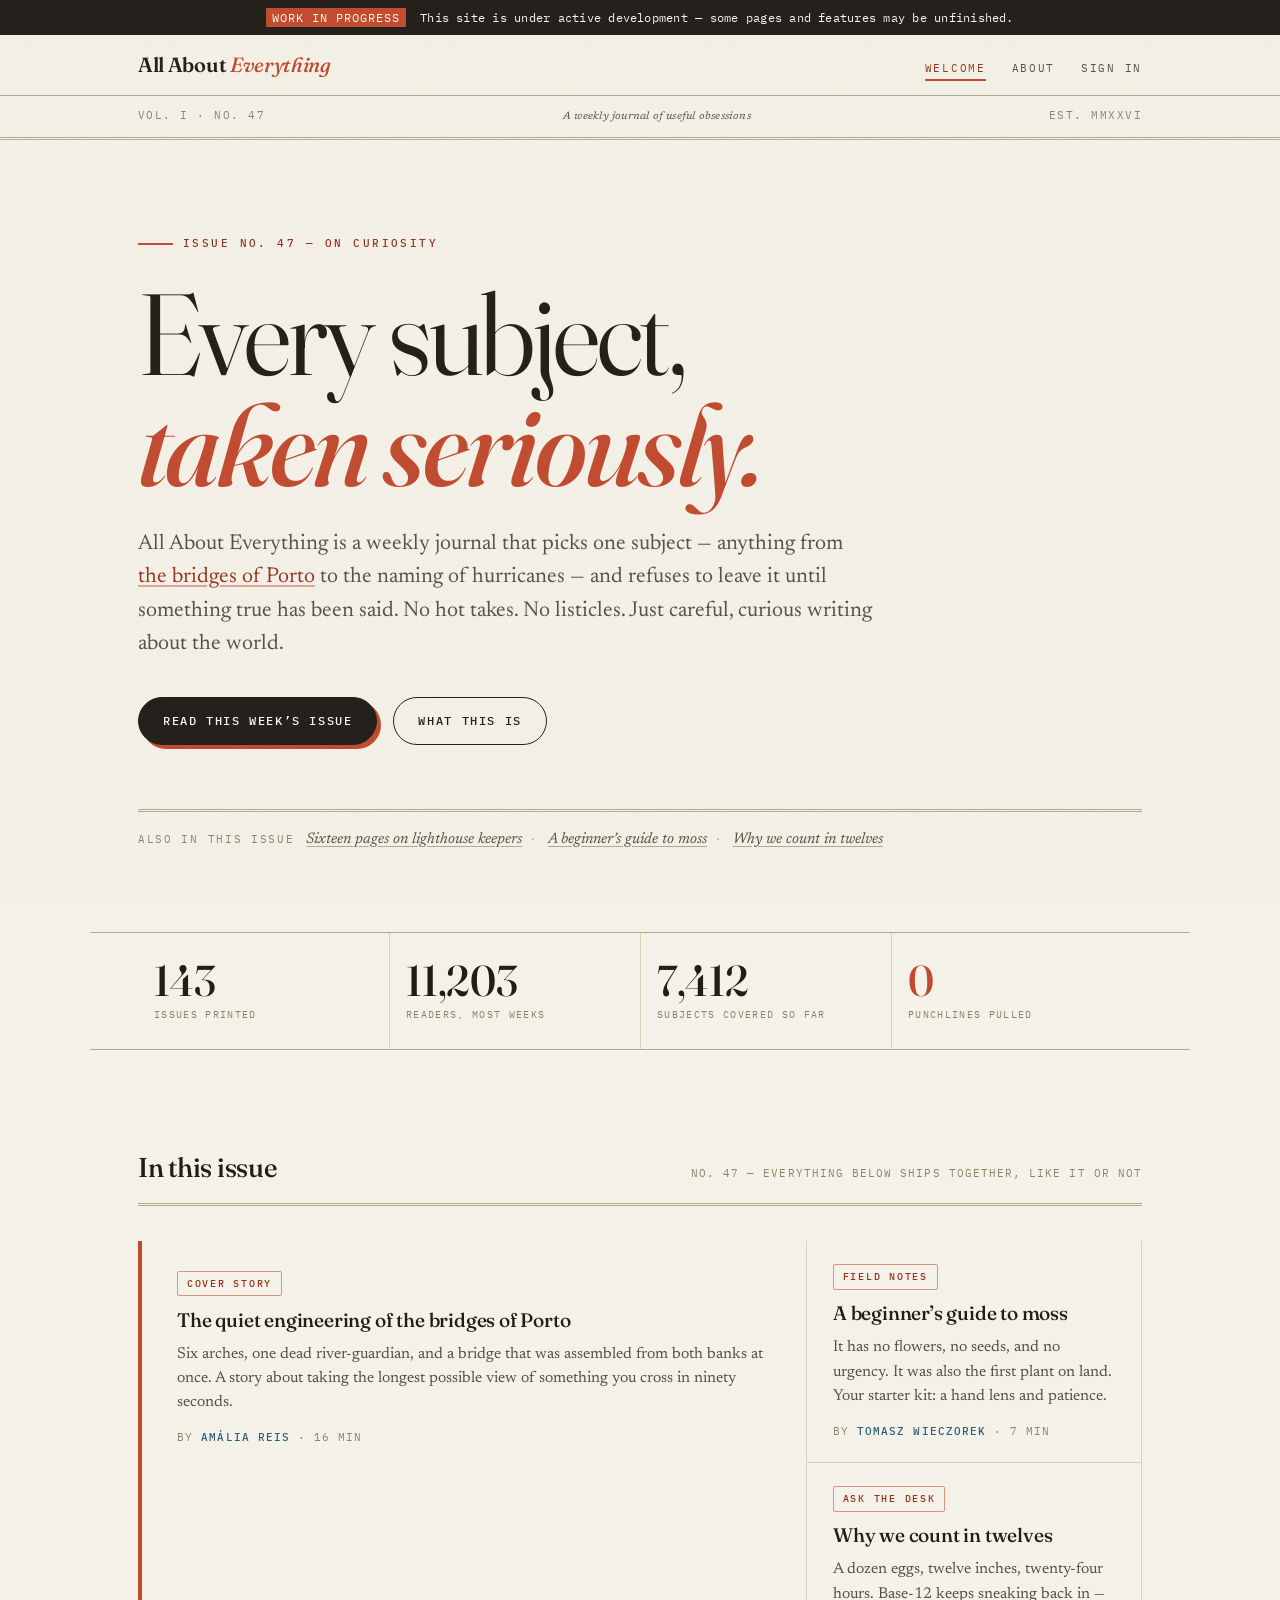
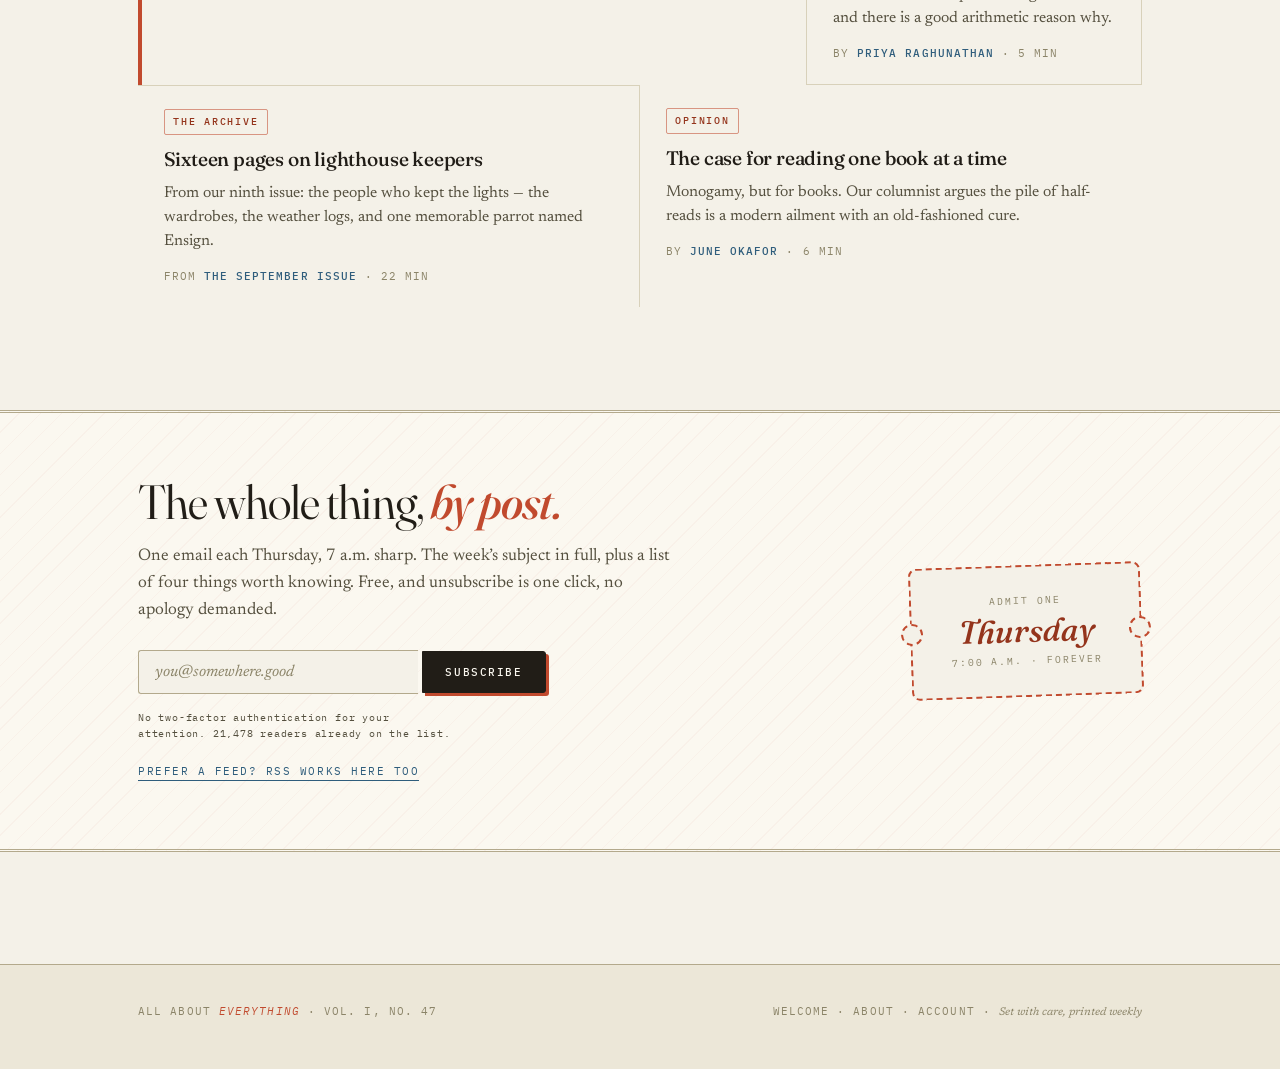
<file: index.html>
<!doctype html>
<html lang="en">
<head>
  <meta charset="utf-8">
  <meta name="viewport" content="width=device-width, initial-scale=1">
  <title>All About Everything — Every subject, taken seriously</title>
  <meta name="description" content="All About Everything is a weekly journal that goes deep on one subject at a time — from the very small to the very large.">
  <meta name="google-adsense-account" content="ca-pub-3044430061127315">
  <link rel="icon" type="image/svg+xml" href="/favicon.svg">
  <link rel="preconnect" href="https://fonts.googleapis.com">
  <link rel="preconnect" href="https://fonts.gstatic.com" crossorigin>
  <link href="https://fonts.googleapis.com/css2?family=Fraunces:ital,opsz,wght@0,9..144,300..900;1,9..144,300..900&family=Newsreader:ital,opsz,wght@0,6..72,300..700;1,6..72,300..700&family=IBM+Plex+Mono:ital,wght@0,400;0,500;1,400&display=swap" rel="stylesheet">
  <link rel="stylesheet" href="/css/site.css">
  <link rel="stylesheet" href="/css/home.css">
  <script type="module" src="/js/nav-auth.js"></script>
  <script async src="https://pagead2.googlesyndication.com/pagead/js/adsbygoogle.js?client=ca-pub-3044430061127315"
     crossorigin="anonymous"></script>
</head>
<body>

  <aside class="dev-notice" role="note" aria-label="Site status">
    <p><span class="dev-notice-tag">Work in progress</span> This site is under active development &mdash; some pages and features may be unfinished.</p>
  </aside>

  <header class="topbar">
    <div class="topbar-inner">
      <a class="masthead" href="/">All About <em>Everything</em></a>
      <nav class="nav" aria-label="Primary">
        <a href="/" aria-current="page">Welcome</a>
        <a href="/about.html">About</a>
        <a href="/account.html" data-auth-link>Sign in</a>
      </nav>
    </div>
  </header>

  <main>

    <!-- masthead strip -->
    <section class="dateline" aria-hidden="true">
      <div class="wrap dateline-inner">
        <span>Vol. I · No. 47</span>
        <span class="dl-motto">A weekly journal of useful obsessions</span>
        <span>Est. MMXXVI</span>
      </div>
    </section>

    <!-- hero -->
    <section class="hero wrap">
      <p class="kicker rise">Issue No. 47 — On Curiosity</p>
      <h1 class="rise d1">
        Every subject,<br>
        <em>taken seriously.</em>
      </h1>
      <p class="lede rise d2">
        All About Everything is a weekly journal that picks one subject —
        anything from <a href="#latest">the bridges of Porto</a> to the
        naming of hurricanes — and refuses to leave it until something
        true has been said. No hot takes. No listicles. Just careful,
        curious writing about the world.
      </p>
      <div class="hero-cta rise d3">
        <a class="btn btn-primary" href="#latest">Read this week&rsquo;s issue</a>
        <a class="btn btn-ghost" href="/about.html">What this is</a>
      </div>
      <div class="hero-rule rise d3" aria-hidden="true"></div>
      <p class="press rise d4">
        <span class="press-label">Also in this issue</span>
        <a href="#latest">Sixteen pages on lighthouse keepers</a><span class="dot">·</span>
        <a href="#latest">A beginner&rsquo;s guide to moss</a><span class="dot">·</span>
        <a href="#latest">Why we count in twelves</a>
      </p>
    </section>

    <!-- stat colophon -->
    <section class="stats wrap" aria-label="The journal in numbers">
      <div class="stat rise d4">
        <span class="stat-num">143</span>
        <span class="stat-cap">issues printed</span>
      </div>
      <div class="stat rise d5">
        <span class="stat-num">11,203</span>
        <span class="stat-cap">readers, most weeks</span>
      </div>
      <div class="stat rise d5">
        <span class="stat-num">7,412</span>
        <span class="stat-cap">subjects covered so far</span>
      </div>
      <div class="stat rise d6">
        <span class="stat-num">0</span>
        <span class="stat-cap">punchlines pulled</span>
      </div>
    </section>

    <!-- feature grid -->
    <section class="features wrap" id="latest">
      <div class="section-head rise">
        <h2>In this issue</h2>
        <span class="section-note">No. 47 — everything below ships together, like it or not</span>
      </div>

      <div class="feature-grid">
        <article class="feature main-feature rise">
          <span class="flag">Cover story</span>
          <h3><a href="#">The quiet engineering of the bridges of Porto</a></h3>
          <p>
            Six arches, one dead river-guardian, and a bridge that was
            assembled from both banks at once. A story about taking the
            longest possible view of something you cross in ninety seconds.
          </p>
          <div class="byline">By <span class="who">Amália Reis</span> · 16 min</div>
        </article>

        <article class="feature rise d1">
          <span class="flag">Field notes</span>
          <h3><a href="#">A beginner&rsquo;s guide to moss</a></h3>
          <p>
            It has no flowers, no seeds, and no urgency. It was also the
            first plant on land. Your starter kit: a hand lens and patience.
          </p>
          <div class="byline">By <span class="who">Tomasz Wieczorek</span> · 7 min</div>
        </article>

        <article class="feature rise d2">
          <span class="flag">Ask the desk</span>
          <h3><a href="#">Why we count in twelves</a></h3>
          <p>
            A dozen eggs, twelve inches, twenty-four hours. Base-12 keeps
            sneaking back in — and there is a good arithmetic reason why.
          </p>
          <div class="byline">By <span class="who">Priya Raghunathan</span> · 5 min</div>
        </article>

        <article class="feature rise d3">
          <span class="flag">The archive</span>
          <h3><a href="#">Sixteen pages on lighthouse keepers</a></h3>
          <p>
            From our ninth issue: the people who kept the lights — the
            wardrobes, the weather logs, and one memorable parrot named
            Ensign.
          </p>
          <div class="byline">From <span class="who">the September issue</span> · 22 min</div>
        </article>

        <article class="feature rise d4">
          <span class="flag">Opinion</span>
          <h3><a href="#">The case for reading one book at a time</a></h3>
          <p>
            Monogamy, but for books. Our columnist argues the pile of
            half-reads is a modern ailment with an old-fashioned cure.
          </p>
          <div class="byline">By <span class="who">June Okafor</span> · 6 min</div>
        </article>
      </div>
    </section>

    <!-- subscribe band -->
    <section class="sub-band">
      <div class="wrap sub-inner rise">
        <div class="sub-copy">
          <h2>The whole thing, <em>by post.</em></h2>
          <p>
            One email each Thursday, 7 a.m. sharp. The week&rsquo;s subject
            in full, plus a list of four things worth knowing. Free, and
            unsubscribe is one click, no apology demanded.
          </p>
          <form class="sub-form" action="#" method="post">
            <label class="visually-hidden" for="sub-email">Email address</label>
            <input id="sub-email" name="email" type="email" placeholder="you@somewhere.good" autocomplete="email" required>
            <button type="submit">Subscribe</button>
            <p class="sub-fine">No two-factor authentication for your attention. 21,478 readers already on the list.</p>
            <p class="rss-row"><a class="rss-link" href="#">Prefer a feed? RSS works here too</a></p>
          </form>
        </div>
        <div class="sub-ticket" aria-hidden="true">
          <span class="ticket-top">Admit one</span>
          <span class="ticket-big">Thursday</span>
          <span class="ticket-bottom">7:00 a.m. · forever</span>
        </div>
      </div>
    </section>

  </main>

  <footer class="footer">
    <div class="footer-inner">
      <p>All About <em style="font-style:italic;color:var(--accent)">Everything</em> · Vol. I, No. 47</p>
      <p><a href="/">Welcome</a> · <a href="/about.html">About</a> · <a href="/account.html">Account</a> · <span class="fin">Set with care, printed weekly</span></p>
    </div>
  </footer>

</body>
</html>
</file>
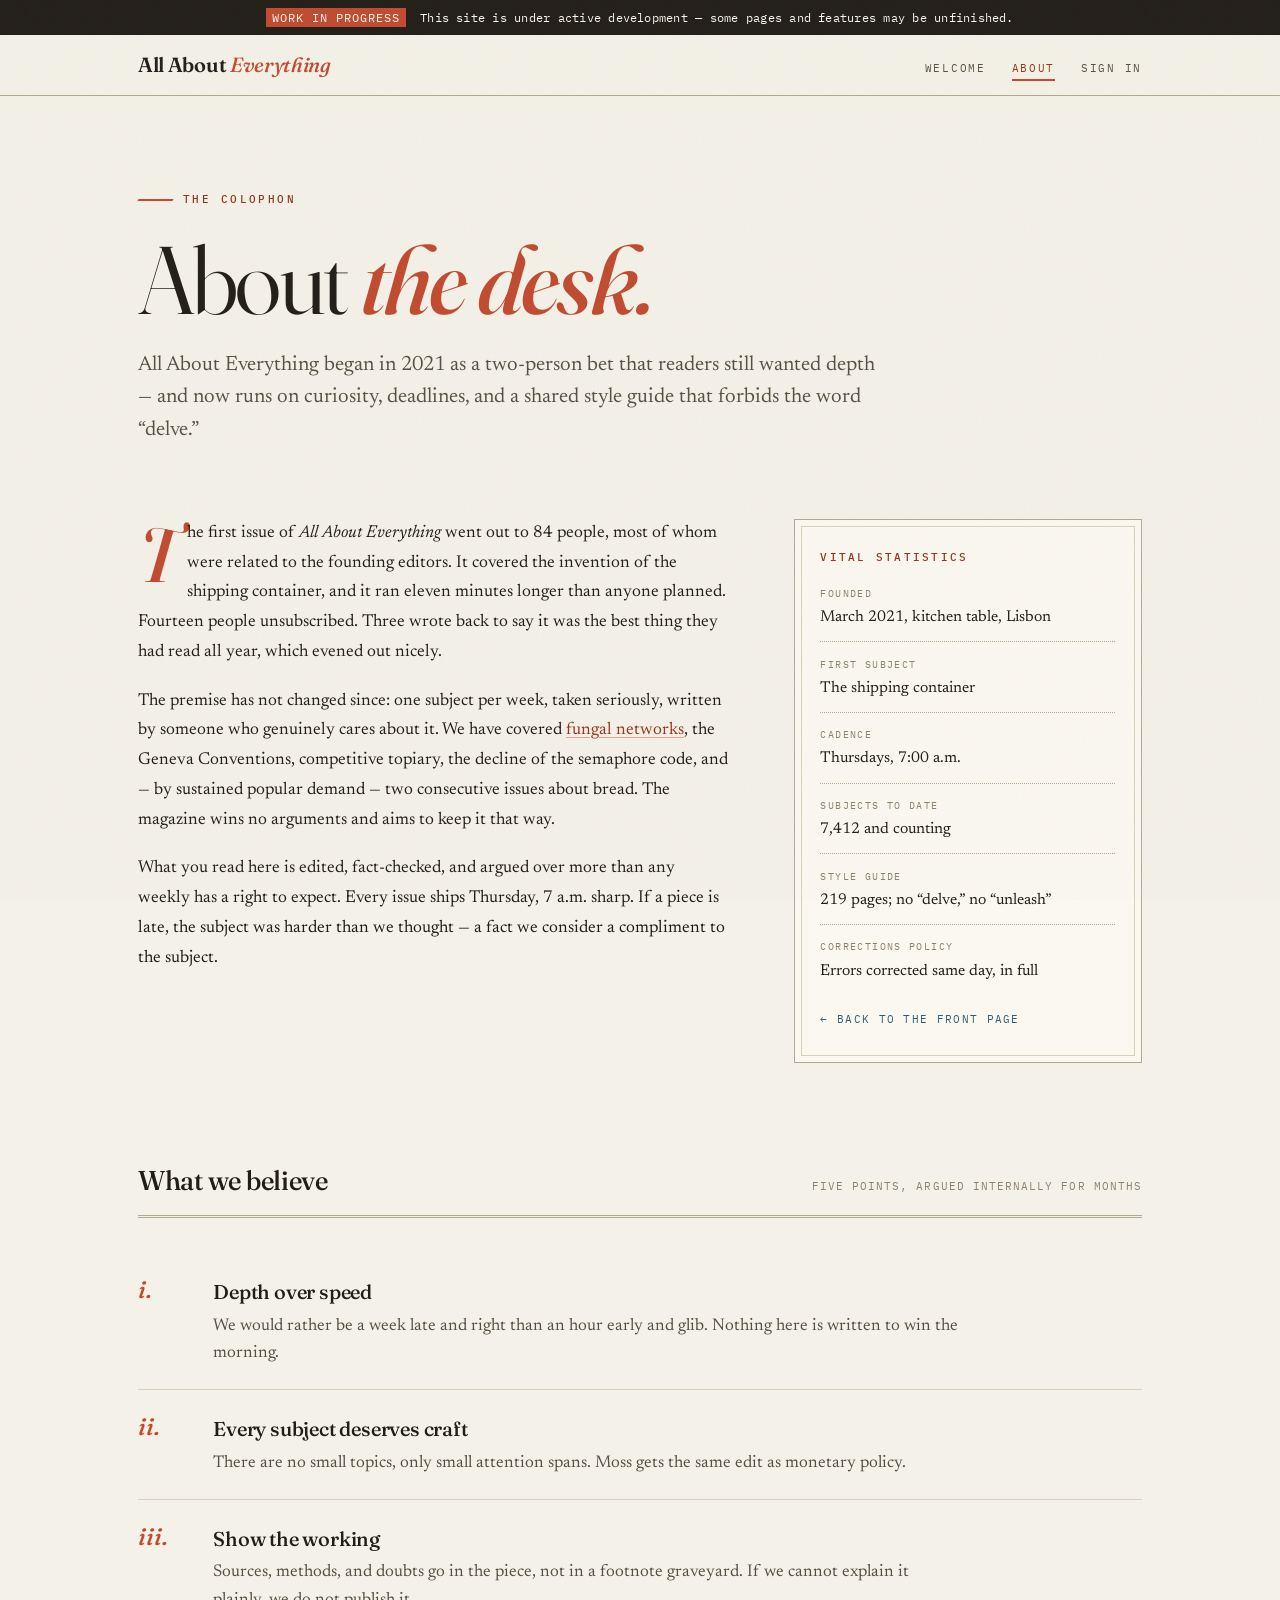
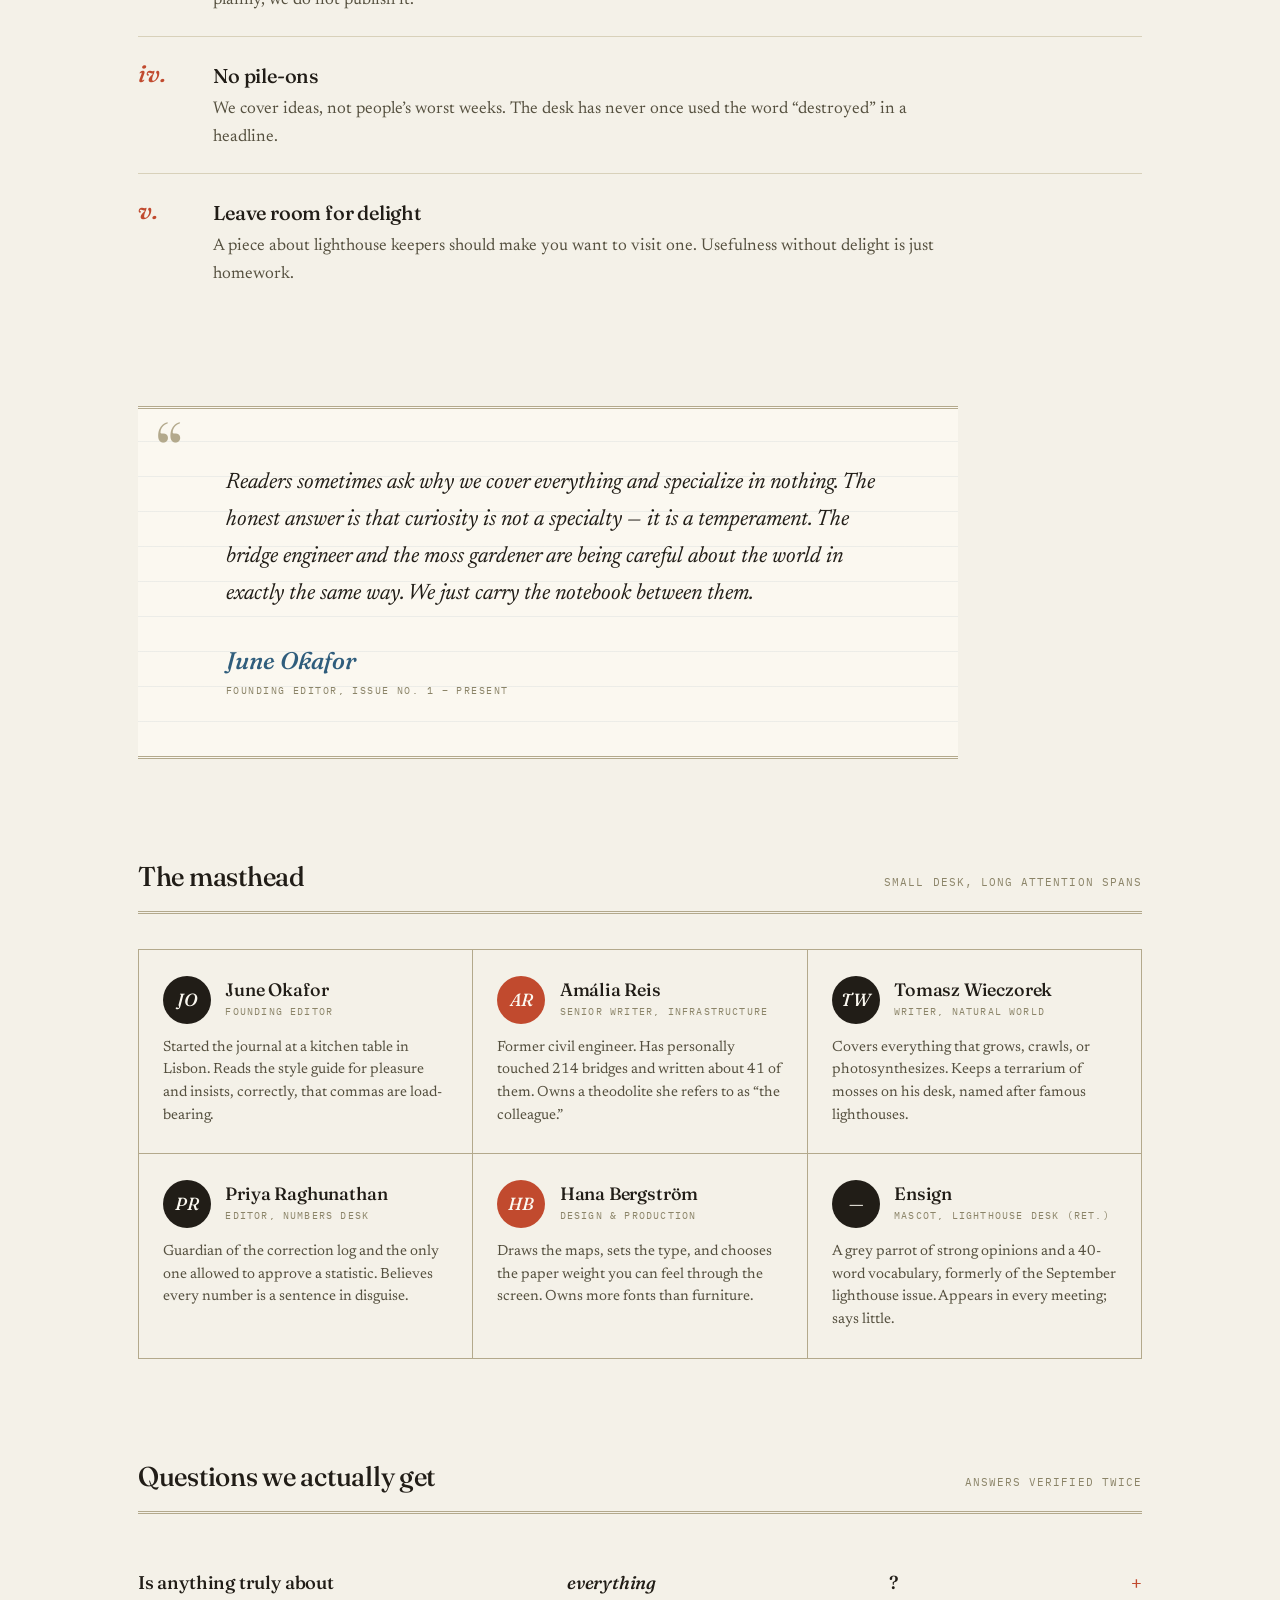
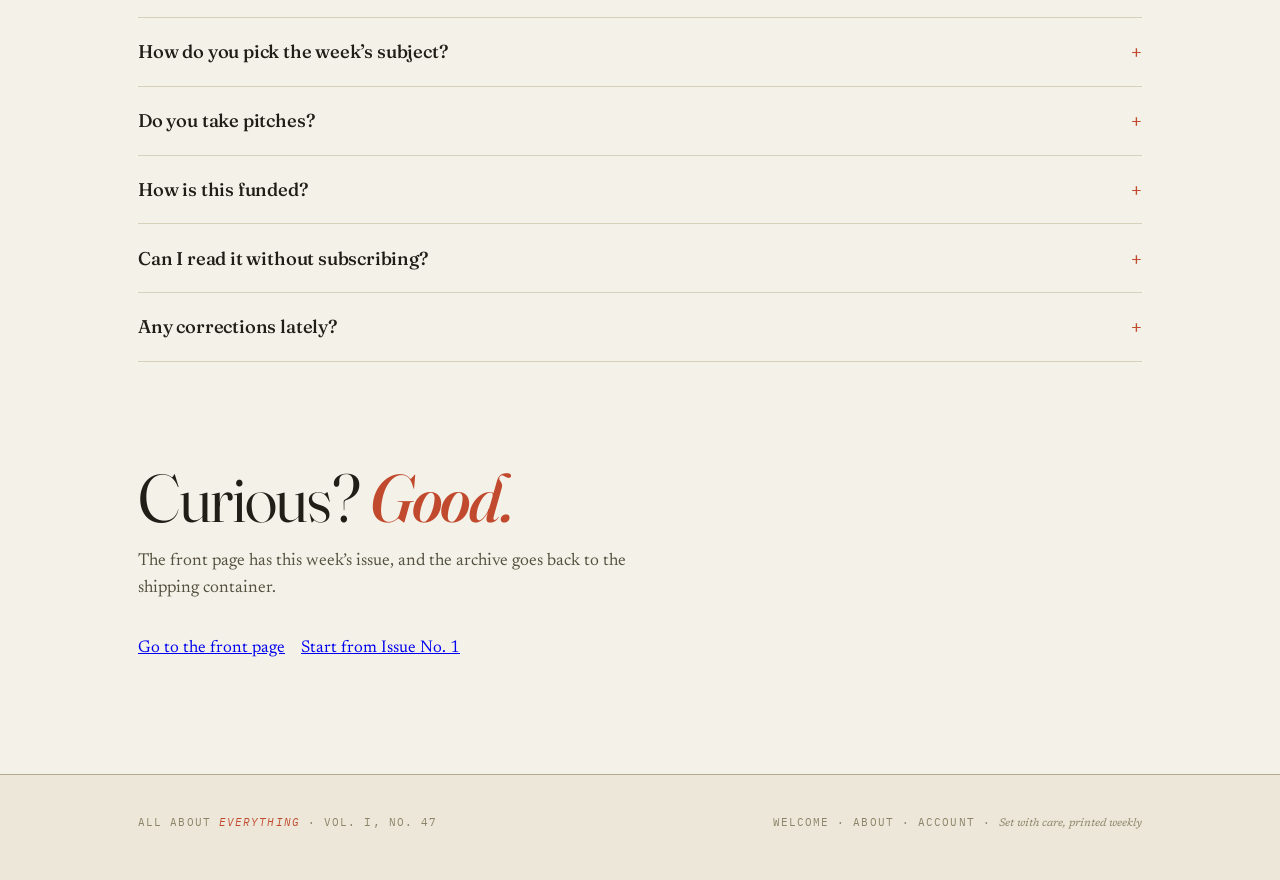
<file: about.html>
<!doctype html>
<html lang="en">
<head>
  <meta charset="utf-8">
  <meta name="viewport" content="width=device-width, initial-scale=1">
  <title>About — All About Everything</title>
  <meta name="description" content="The story, the standards, and the people behind All About Everything, a weekly journal of useful obsessions.">
  <meta name="google-adsense-account" content="ca-pub-3044430061127315">
  <link rel="icon" type="image/svg+xml" href="/favicon.svg">
  <link rel="preconnect" href="https://fonts.googleapis.com">
  <link rel="preconnect" href="https://fonts.gstatic.com" crossorigin>
  <link href="https://fonts.googleapis.com/css2?family=Fraunces:ital,opsz,wght@0,9..144,300..900;1,9..144,300..900&family=Newsreader:ital,opsz,wght@0,6..72,300..700;1,6..72,300..700&family=IBM+Plex+Mono:ital,wght@0,400;0,500;1,400&display=swap" rel="stylesheet">
  <link rel="stylesheet" href="/css/site.css">
  <link rel="stylesheet" href="/css/about.css">
  <script type="module" src="/js/nav-auth.js"></script>
  <script async src="https://pagead2.googlesyndication.com/pagead/js/adsbygoogle.js?client=ca-pub-3044430061127315"
     crossorigin="anonymous"></script>
</head>
<body>

  <aside class="dev-notice" role="note" aria-label="Site status">
    <p><span class="dev-notice-tag">Work in progress</span> This site is under active development &mdash; some pages and features may be unfinished.</p>
  </aside>

  <header class="topbar">
    <div class="topbar-inner">
      <a class="masthead" href="/">All About <em>Everything</em></a>
      <nav class="nav" aria-label="Primary">
        <a href="/">Welcome</a>
        <a href="/about.html" aria-current="page">About</a>
        <a href="/account.html" data-auth-link>Sign in</a>
      </nav>
    </div>
  </header>

  <main>

    <!-- page head -->
    <section class="page-head wrap">
      <p class="kicker rise">The colophon</p>
      <h1 class="rise d1">About <em>the desk.</em></h1>
      <p class="standfirst rise d2">
        All About Everything began in 2021 as a two-person bet that readers
        still wanted depth — and now runs on curiosity, deadlines, and a
        shared style guide that forbids the word &ldquo;delve.&rdquo;
      </p>
    </section>

    <!-- story -->
    <section class="about-grid wrap" aria-label="Our story">
      <div class="about-main rise d2">
        <div class="drop-cap">
          <p>
            The first issue of <em>All About Everything</em> went out to
            84 people, most of whom were related to the founding editors.
            It covered the invention of the shipping container, and it ran
            eleven minutes longer than anyone planned. Fourteen people
            unsubscribed. Three wrote back to say it was the best thing
            they had read all year, which evened out nicely.
          </p>
          <p>
            The premise has not changed since: one subject per week, taken
            seriously, written by someone who genuinely cares about it.
            We have covered <a href="/">fungal networks</a>, the Geneva
            Conventions, competitive topiary, the decline of the semaphore
            code, and — by sustained popular demand — two consecutive
            issues about bread. The magazine wins no arguments and aims
            to keep it that way.
          </p>
          <p>
            What you read here is edited, fact-checked, and argued over
            more than any weekly has a right to expect. Every issue ships
            Thursday, 7&nbsp;a.m. sharp. If a piece is late, the subject
            was harder than we thought — a fact we consider a compliment
            to the subject.
          </p>
        </div>
      </div>

      <aside class="about-aside rise d3" aria-label="Vital statistics">
        <h2 class="aside-title">Vital statistics</h2>
        <dl class="specs">
          <div class="spec">
            <dt>Founded</dt>
            <dd>March 2021, kitchen table, Lisbon</dd>
          </div>
          <div class="spec">
            <dt>First subject</dt>
            <dd>The shipping container</dd>
          </div>
          <div class="spec">
            <dt>Cadence</dt>
            <dd>Thursdays, 7:00 a.m.</dd>
          </div>
          <div class="spec">
            <dt>Subjects to date</dt>
            <dd>7,412 and counting</dd>
          </div>
          <div class="spec">
            <dt>Style guide</dt>
            <dd>219 pages; no &ldquo;delve,&rdquo; no &ldquo;unleash&rdquo;</dd>
          </div>
          <div class="spec">
            <dt>Corrections policy</dt>
            <dd>Errors corrected same day, in full</dd>
          </div>
        </dl>
        <p class="aside-note">
          <a href="/">← Back to the front page</a>
        </p>
      </aside>
    </section>

    <!-- manifesto -->
    <section class="manifesto wrap">
      <div class="section-head rise">
        <h2>What we believe</h2>
        <span class="section-note">Five points, argued internally for months</span>
      </div>
      <ol class="creed">
        <li class="rise">
          <span class="creed-num">i.</span>
          <div>
            <h3>Depth over speed</h3>
            <p>We would rather be a week late and right than an hour early and glib. Nothing here is written to win the morning.</p>
          </div>
        </li>
        <li class="rise d1">
          <span class="creed-num">ii.</span>
          <div>
            <h3>Every subject deserves craft</h3>
            <p>There are no small topics, only small attention spans. Moss gets the same edit as monetary policy.</p>
          </div>
        </li>
        <li class="rise d2">
          <span class="creed-num">iii.</span>
          <div>
            <h3>Show the working</h3>
            <p>Sources, methods, and doubts go in the piece, not in a footnote graveyard. If we cannot explain it plainly, we do not publish it.</p>
          </div>
        </li>
        <li class="rise d3">
          <span class="creed-num">iv.</span>
          <div>
            <h3>No pile-ons</h3>
            <p>We cover ideas, not people&rsquo;s worst weeks. The desk has never once used the word &ldquo;destroyed&rdquo; in a headline.</p>
          </div>
        </li>
        <li class="rise d4">
          <span class="creed-num">v.</span>
          <div>
            <h3>Leave room for delight</h3>
            <p>A piece about lighthouse keepers should make you want to visit one. Usefulness without delight is just homework.</p>
          </div>
        </li>
      </ol>
    </section>

    <!-- letter from the editor -->
    <section class="letter wrap rise">
      <div class="letter-body">
        <span class="letter-mark" aria-hidden="true">&ldquo;</span>
        <p class="letter-text">
          Readers sometimes ask why we cover everything and specialize in
          nothing. The honest answer is that curiosity is not a specialty —
          it is a temperament. The bridge engineer and the moss gardener
          are being careful about the world in exactly the same way. We
          just carry the notebook between them.
        </p>
        <div class="letter-sig">
          <span class="sig-name">June Okafor</span>
          <span class="sig-role">Founding editor, Issue No. 1 &ndash; present</span>
        </div>
      </div>
    </section>

    <!-- masthead -->
    <section class="masthead-sec wrap" id="masthead">
      <div class="section-head rise">
        <h2>The masthead</h2>
        <span class="section-note">Small desk, long attention spans</span>
      </div>
      <div class="roster">
        <article class="person rise">
          <div class="person-head">
            <span class="initials" aria-hidden="true">JO</span>
            <div>
              <h3>June Okafor</h3>
              <p class="role">Founding editor</p>
            </div>
          </div>
          <p class="person-bio">
            Started the journal at a kitchen table in Lisbon. Reads the
            style guide for pleasure and insists, correctly, that commas
            are load-bearing.
          </p>
        </article>
        <article class="person rise d1">
          <div class="person-head">
            <span class="initials" aria-hidden="true">AR</span>
            <div>
              <h3>Amália Reis</h3>
              <p class="role">Senior writer, infrastructure</p>
            </div>
          </div>
          <p class="person-bio">
            Former civil engineer. Has personally touched 214 bridges and
            written about 41 of them. Owns a theodolite she refers to as
            &ldquo;the colleague.&rdquo;
          </p>
        </article>
        <article class="person rise d2">
          <div class="person-head">
            <span class="initials" aria-hidden="true">TW</span>
            <div>
              <h3>Tomasz Wieczorek</h3>
              <p class="role">Writer, natural world</p>
            </div>
          </div>
          <p class="person-bio">
            Covers everything that grows, crawls, or photosynthesizes.
            Keeps a terrarium of mosses on his desk, named after famous
            lighthouses.
          </p>
        </article>
        <article class="person rise d3">
          <div class="person-head">
            <span class="initials" aria-hidden="true">PR</span>
            <div>
              <h3>Priya Raghunathan</h3>
              <p class="role">Editor, numbers desk</p>
            </div>
          </div>
          <p class="person-bio">
            Guardian of the correction log and the only one allowed to
            approve a statistic. Believes every number is a sentence in
            disguise.
          </p>
        </article>
        <article class="person rise d4">
          <div class="person-head">
            <span class="initials" aria-hidden="true">HB</span>
            <div>
              <h3>Hana Bergström</h3>
              <p class="role">Design &amp; production</p>
            </div>
          </div>
          <p class="person-bio">
            Draws the maps, sets the type, and chooses the paper weight
            you can feel through the screen. Owns more fonts than furniture.
          </p>
        </article>
        <article class="person rise d5">
          <div class="person-head">
            <span class="initials" aria-hidden="true">—</span>
            <div>
              <h3>Ensign</h3>
              <p class="role">Mascot, lighthouse desk (ret.)</p>
            </div>
          </div>
          <p class="person-bio">
            A grey parrot of strong opinions and a 40-word vocabulary,
            formerly of the September lighthouse issue. Appears in every
            meeting; says little.
          </p>
        </article>
      </div>
    </section>

    <!-- FAQ -->
    <section class="faq wrap">
      <div class="section-head rise">
        <h2>Questions we actually get</h2>
        <span class="section-note">Answers verified twice</span>
      </div>
      <details class="faq-item rise">
        <summary>Is anything truly about <em>everything</em>?</summary>
        <p>Everything, no. Anything, yes. The name is an ambition, not an inventory — like calling a ship Unsinkable, which we do not recommend.</p>
      </details>
      <details class="faq-item rise d1">
        <summary>How do you pick the week&rsquo;s subject?</summary>
        <p>A suggestion box, a long list, and a Friday argument that ends when someone says &ldquo;that&rsquo;s actually fascinating.&rdquo; Readers suggest about a third of our subjects.</p>
      </details>
      <details class="faq-item rise d2">
        <summary>Do you take pitches?</summary>
        <p>Gladly, from readers and strangers alike. Send three sentences on the subject and why it deserves sixteen patient minutes. Pitches about bread queue-jump automatically.</p>
      </details>
      <details class="faq-item rise d3">
        <summary>How is this funded?</summary>
        <p>Subscriptions, a small flock of patient sponsors, and one very loyal pig farm in Aveiro whose advertisements you have almost certainly seen.</p>
      </details>
      <details class="faq-item rise d4">
        <summary>Can I read it without subscribing?</summary>
        <p>Every piece is free on the site each Thursday. The emailed edition adds a list of four things worth knowing and the satisfying feeling of punctuality.</p>
      </details>
      <details class="faq-item rise d5">
        <summary>Any corrections lately?</summary>
        <p>Issue 41 said the Eiffel Tower grows six meters in summer; it grows roughly 15 centimeters. The error stood for nine hours, which the numbers desk still discusses in group therapy.</p>
      </details>
    </section>

    <!-- closing CTA -->
    <section class="cta wrap rise">
      <h2>Curious? <em>Good.</em></h2>
      <p>
        The front page has this week&rsquo;s issue, and the archive goes back
        to the shipping container.
      </p>
      <div class="cta-actions">
        <a class="btn btn-primary" href="/">Go to the front page</a>
        <a class="btn btn-ghost" href="/">Start from Issue No. 1</a>
      </div>
    </section>

  </main>

  <footer class="footer">
    <div class="footer-inner">
      <p>All About <em style="font-style:italic;color:var(--accent)">Everything</em> · Vol. I, No. 47</p>
      <p><a href="/">Welcome</a> · <a href="/about.html">About</a> · <a href="/account.html">Account</a> · <span class="fin">Set with care, printed weekly</span></p>
    </div>
  </footer>

</body>
</html>
</file>
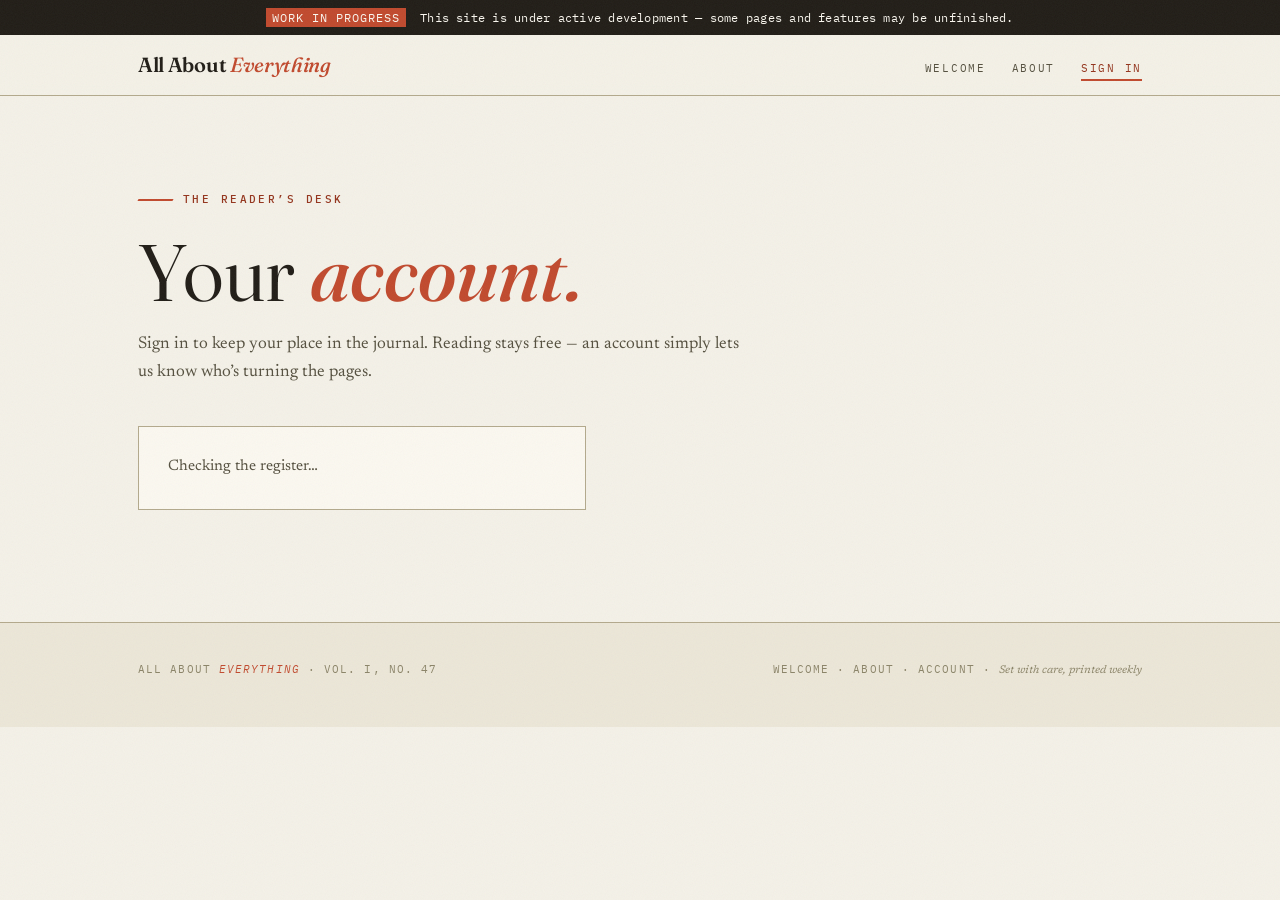
<file: account.html>
<!doctype html>
<html lang="en">
<head>
  <meta charset="utf-8">
  <meta name="viewport" content="width=device-width, initial-scale=1">
  <title>Your account — All About Everything</title>
  <meta name="description" content="Sign in to, or create, your All About Everything reader account.">
  <meta name="robots" content="noindex">
  <meta name="google-adsense-account" content="ca-pub-3044430061127315">
  <link rel="icon" type="image/svg+xml" href="/favicon.svg">
  <link rel="preconnect" href="https://fonts.googleapis.com">
  <link rel="preconnect" href="https://fonts.gstatic.com" crossorigin>
  <link href="https://fonts.googleapis.com/css2?family=Fraunces:ital,opsz,wght@0,9..144,300..900;1,9..144,300..900&family=Newsreader:ital,opsz,wght@0,6..72,300..700;1,6..72,300..700&family=IBM+Plex+Mono:ital,wght@0,400;0,500;1,400&display=swap" rel="stylesheet">
  <link rel="stylesheet" href="/css/site.css">
  <link rel="stylesheet" href="/css/account.css">
  <script type="module" src="/js/nav-auth.js"></script>
  <script type="module" src="/js/account.js"></script>
</head>
<body>

  <aside class="dev-notice" role="note" aria-label="Site status">
    <p><span class="dev-notice-tag">Work in progress</span> This site is under active development &mdash; some pages and features may be unfinished.</p>
  </aside>

  <header class="topbar">
    <div class="topbar-inner">
      <a class="masthead" href="/">All About <em>Everything</em></a>
      <nav class="nav" aria-label="Primary">
        <a href="/">Welcome</a>
        <a href="/about.html">About</a>
        <a href="/account.html" aria-current="page" data-auth-link>Sign in</a>
      </nav>
    </div>
  </header>

  <main class="account wrap">

    <section class="account-head">
      <p class="kicker rise">The reader&rsquo;s desk</p>
      <h1 class="rise d1">Your <em>account.</em></h1>
      <p class="standfirst rise d2">
        Sign in to keep your place in the journal. Reading stays free &mdash;
        an account simply lets us know who&rsquo;s turning the pages.
      </p>
    </section>

    <section class="account-card rise d2" aria-live="polite">

      <div class="auth-tabs" id="auth-tabs" role="tablist" hidden>
        <button type="button" role="tab" data-show="login" aria-selected="true">Sign in</button>
        <button type="button" role="tab" data-show="signup" aria-selected="false">Create account</button>
      </div>

      <p class="auth-notice" id="auth-notice" role="status" hidden></p>

      <p class="auth-loading" data-view="loading">Checking the register&hellip;</p>

      <!-- sign in -->
      <form class="auth-form" id="login-form" data-view="login" hidden>
        <label>Email
          <input name="email" type="email" autocomplete="email" required>
        </label>
        <label>Password
          <input name="password" type="password" autocomplete="current-password" required>
        </label>
        <button class="auth-submit" type="submit">Sign in</button>
        <p class="auth-aside"><a href="#" data-goto="forgot">Forgotten your password?</a></p>
      </form>

      <!-- sign up -->
      <form class="auth-form" id="signup-form" data-view="signup" hidden>
        <label>Name
          <input name="name" type="text" autocomplete="name" required>
        </label>
        <label>Email
          <input name="email" type="email" autocomplete="email" required>
        </label>
        <label>Password
          <input name="password" type="password" autocomplete="new-password" minlength="8" required>
        </label>
        <button class="auth-submit" type="submit">Create account</button>
        <p class="auth-aside">We&rsquo;ll send a confirmation link to your inbox.</p>
      </form>

      <!-- forgot password -->
      <form class="auth-form" id="forgot-form" data-view="forgot" hidden>
        <h2 class="auth-title">Reset your password</h2>
        <p class="auth-help">Enter the email you signed up with and we&rsquo;ll send a reset link.</p>
        <label>Email
          <input name="email" type="email" autocomplete="email" required>
        </label>
        <button class="auth-submit" type="submit">Send reset link</button>
        <p class="auth-aside"><a href="#" data-goto="login">&larr; Back to sign in</a></p>
      </form>

      <!-- set new password (recovery link) -->
      <form class="auth-form" id="reset-form" data-view="reset" hidden>
        <h2 class="auth-title">Choose a new password</h2>
        <label>New password
          <input name="password" type="password" autocomplete="new-password" minlength="8" required>
        </label>
        <button class="auth-submit" type="submit">Save password</button>
      </form>

      <!-- accept invite -->
      <form class="auth-form" id="invite-form" data-view="invite" hidden>
        <h2 class="auth-title">You&rsquo;re invited</h2>
        <p class="auth-help">Set a password to finish creating your account.</p>
        <label>Password
          <input name="password" type="password" autocomplete="new-password" minlength="8" required>
        </label>
        <button class="auth-submit" type="submit">Accept invitation</button>
      </form>

      <!-- signed in -->
      <div class="profile" data-view="profile" hidden>
        <h2 class="auth-title" id="profile-greeting">Welcome back.</h2>
        <dl class="profile-specs">
          <div><dt>Email</dt><dd id="profile-email">—</dd></div>
          <div><dt>Reader since</dt><dd id="profile-since">—</dd></div>
        </dl>
        <form class="auth-form" id="profile-form">
          <label>Display name
            <input id="profile-name" name="name" type="text" autocomplete="name">
          </label>
          <button class="auth-submit" type="submit">Save profile</button>
        </form>
        <button class="auth-signout" id="logout-button" type="button">Sign out</button>
      </div>

      <div class="oauth" id="oauth" hidden>
        <p class="oauth-rule"><span>or continue with</span></p>
        <div class="oauth-buttons">
          <button type="button" data-provider="google" hidden>Google</button>
          <button type="button" data-provider="github" hidden>GitHub</button>
          <button type="button" data-provider="gitlab" hidden>GitLab</button>
          <button type="button" data-provider="bitbucket" hidden>Bitbucket</button>
          <button type="button" data-provider="facebook" hidden>Facebook</button>
        </div>
      </div>

    </section>

  </main>

  <footer class="footer">
    <div class="footer-inner">
      <p>All About <em style="font-style:italic;color:var(--accent)">Everything</em> · Vol. I, No. 47</p>
      <p><a href="/">Welcome</a> · <a href="/about.html">About</a> · <a href="/account.html">Account</a> · <span class="fin">Set with care, printed weekly</span></p>
    </div>
  </footer>

</body>
</html>
</file>
<file: css/site.css>
/* ============================================================
   All About Everything — editorial print system
   Cream paper, ink black, vermilion accent. Fraunces + Newsreader.
   ============================================================ */

:root {
  --paper: #f4f1e8;
  --paper-raised: #fbf8f0;
  --paper-deep: #ece7d8;
  --ink: #211d17;
  --ink-soft: #55503f;
  --ink-faint: #8b8468;
  --rule: #d8d1ba;
  --rule-strong: #b3a98c;
  --accent: #c14a2e;
  --accent-deep: #94341c;
  --blue-pencil: #2f5d7c;

  --serif-display: "Fraunces", Georgia, "Times New Roman", serif;
  --serif-text: "Newsreader", Georgia, "Times New Roman", serif;
  --mono: "IBM Plex Mono", "Courier New", monospace;

  --w: 1100px;
  --gutter: clamp(1.25rem, 4vw, 3rem);
}

* { margin: 0; padding: 0; box-sizing: border-box; }

html { scroll-behavior: smooth; }

::selection {
  background: var(--accent);
  color: var(--paper-raised);
}

body {
  font-family: var(--serif-text);
  background: var(--paper);
  color: var(--ink);
  font-size: 1.0625rem;
  line-height: 1.6;
  -webkit-font-smoothing: antialiased;
  text-rendering: optimizeLegibility;
}

/* ---- grain + atmosphere -------------------------------------- */
body::before {
  content: "";
  position: fixed;
  inset: 0;
  z-index: 1000;
  pointer-events: none;
  opacity: 0.05;
  background-image: url("data:image/svg+xml,%3Csvg xmlns='http://www.w3.org/2000/svg' width='140' height='140'%3E%3Cfilter id='n'%3E%3CfeTurbulence type='fractalNoise' baseFrequency='0.9' numOctaves='3'/%3E%3C/filter%3E%3Crect width='140' height='140' filter='url(%23n)'/%3E%3C/svg%3E");
}

/* ---- development notice -------------------------------------- */
.dev-notice {
  background: var(--ink);
  color: var(--paper-raised);
  font-family: var(--mono);
  font-size: 0.75rem;
  letter-spacing: 0.02em;
  line-height: 1.5;
  text-align: center;
  padding: 0.5rem var(--gutter);
}

.dev-notice-tag {
  display: inline-block;
  margin-right: 0.6em;
  padding: 0.05em 0.5em;
  background: var(--accent);
  color: var(--paper-raised);
  text-transform: uppercase;
  letter-spacing: 0.08em;
}

/* ---- top bar -------------------------------------------------- */
.topbar {
  position: sticky;
  top: 0;
  z-index: 50;
  background: color-mix(in srgb, var(--paper) 92%, transparent);
  backdrop-filter: blur(10px) saturate(1.2);
  -webkit-backdrop-filter: blur(10px) saturate(1.2);
  border-bottom: 1px solid var(--rule-strong);
}

.topbar-inner {
  max-width: var(--w);
  margin: 0 auto;
  padding: 0.85rem var(--gutter);
  display: flex;
  align-items: baseline;
  justify-content: space-between;
  gap: 1rem;
}

.masthead {
  font-family: var(--serif-display);
  font-weight: 600;
  font-size: 1.28rem;
  letter-spacing: -0.015em;
  font-variation-settings: "opsz" 40;
  color: var(--ink);
  text-decoration: none;
  white-space: nowrap;
}
.masthead em {
  font-style: italic;
  font-weight: 500;
  color: var(--accent);
}

.nav {
  display: flex;
  gap: 1.6rem;
  align-items: baseline;
}
.nav a {
  font-family: var(--mono);
  font-size: 0.68rem;
  letter-spacing: 0.16em;
  text-transform: uppercase;
  text-decoration: none;
  color: var(--ink-soft);
  padding-bottom: 2px;
  border-bottom: 2px solid transparent;
  transition: color 160ms ease, border-color 160ms ease;
}
.nav a:hover { color: var(--ink); border-color: var(--accent); }
.nav a[aria-current="page"] {
  color: var(--accent-deep);
  border-color: var(--accent);
}

/* ---- footer --------------------------------------------------- */
.footer {
  margin-top: clamp(4rem, 9vw, 7rem);
  border-top: 1px solid var(--rule-strong);
  background: var(--paper-deep);
}
.footer-inner {
  max-width: var(--w);
  margin: 0 auto;
  padding: 2.4rem var(--gutter) 3rem;
  display: flex;
  flex-wrap: wrap;
  gap: 1rem 2.5rem;
  justify-content: space-between;
  align-items: baseline;
}
.footer p {
  font-family: var(--mono);
  font-size: 0.68rem;
  letter-spacing: 0.1em;
  color: var(--ink-faint);
  text-transform: uppercase;
}
.footer a { color: inherit; text-decoration: none; }
.footer a:hover { color: var(--accent-deep); }
.footer .fin { font-style: italic; text-transform: none; letter-spacing: 0; font-family: var(--serif-text); }

/* ---- entry animation ------------------------------------------ */
@keyframes rise {
  from { opacity: 0; transform: translateY(14px); }
  to { opacity: 1; transform: translateY(0); }
}
.rise {
  animation: rise 700ms cubic-bezier(0.22, 1, 0.36, 1) both;
}
.d1 { animation-delay: 60ms; }
.d2 { animation-delay: 150ms; }
.d3 { animation-delay: 240ms; }
.d4 { animation-delay: 330ms; }
.d5 { animation-delay: 420ms; }
.d6 { animation-delay: 510ms; }
.d7 { animation-delay: 600ms; }

@media (prefers-reduced-motion: reduce) {
  *, *::before, *::after { animation-duration: 0.01ms !important; transition-duration: 0.01ms !important; }
  html { scroll-behavior: auto; }
}

/* ---- shared utility ------------------------------------------- */
.wrap { max-width: var(--w); margin: 0 auto; padding-left: var(--gutter); padding-right: var(--gutter); }

.kicker {
  font-family: var(--mono);
  font-size: 0.7rem;
  font-weight: 500;
  letter-spacing: 0.22em;
  text-transform: uppercase;
  color: var(--accent-deep);
  display: inline-flex;
  align-items: center;
  gap: 0.6rem;
}
.kicker::before {
  content: "";
  width: 2.2rem;
  height: 2px;
  background: var(--accent);
  transform: skewX(-30deg);
}

a:focus-visible,
button:focus-visible {
  outline: 2px solid var(--accent);
  outline-offset: 3px;
  border-radius: 1px;
}

@media (max-width: 560px) {
  .topbar-inner { flex-direction: column; align-items: flex-start; gap: 0.55rem; }
  .nav { gap: 1.1rem; }
}
</file>
<file: css/home.css>
/* ---- home page ------------------------------------------------ */

.visually-hidden {
  position: absolute;
  width: 1px; height: 1px;
  padding: 0; margin: -1px;
  overflow: hidden;
  clip: rect(0 0 0 0);
  white-space: nowrap;
  border: 0;
}

/* dateline */
.dateline {
  border-bottom: 3px double var(--rule-strong);
}
.dateline-inner {
  display: flex;
  justify-content: space-between;
  align-items: baseline;
  gap: 1rem;
  padding-top: 0.7rem;
  padding-bottom: 0.7rem;
  font-family: var(--mono);
  font-size: 0.66rem;
  letter-spacing: 0.14em;
  text-transform: uppercase;
  color: var(--ink-faint);
}
.dl-motto { color: var(--ink-soft); font-style: italic; text-transform: none; letter-spacing: 0.02em; font-family: var(--serif-text); }
@media (max-width: 700px) {
  .dateline-inner { justify-content: center; }
  .dateline-inner span:last-child { display: none; }
}

/* hero */
.hero {
  padding-top: clamp(3rem, 7vw, 5.5rem);
  padding-bottom: 1rem;
}
.hero h1 {
  font-family: var(--serif-display);
  font-variation-settings: "opsz" 144;
  font-weight: 350;
  font-size: clamp(3rem, 9.5vw, 7.2rem);
  line-height: 0.96;
  letter-spacing: -0.025em;
  margin: 1.4rem 0 0;
  text-wrap: balance;
}
.hero h1 em {
  font-style: italic;
  font-weight: 500;
  color: var(--accent);
}
.lede {
  max-width: 34em;
  font-size: clamp(1.15rem, 1.9vw, 1.35rem);
  line-height: 1.55;
  color: var(--ink-soft);
  margin-top: 1.8rem;
}
.lede a {
  color: var(--accent-deep);
  text-decoration-color: color-mix(in srgb, var(--accent) 45%, transparent);
  text-underline-offset: 3px;
}
.lede a:hover { text-decoration-color: var(--accent); }

.hero-cta {
  margin-top: 2.2rem;
  display: flex;
  gap: 1rem;
  flex-wrap: wrap;
  align-items: center;
}
.btn {
  font-family: var(--mono);
  font-size: 0.72rem;
  font-weight: 500;
  letter-spacing: 0.14em;
  text-transform: uppercase;
  text-decoration: none;
  padding: 0.85rem 1.5rem;
  border-radius: 999px;
  border: 1px solid var(--ink);
  transition: transform 160ms ease, background 160ms ease, color 160ms ease, box-shadow 160ms ease;
}
.btn-primary {
  background: var(--ink);
  color: var(--paper-raised);
  box-shadow: 4px 4px 0 var(--accent);
}
.btn-primary:hover {
  transform: translate(-2px, -2px);
  box-shadow: 7px 7px 0 var(--accent);
}
.btn-primary:active { transform: translate(1px, 1px); box-shadow: 2px 2px 0 var(--accent); }
.btn-ghost {
  background: transparent;
  color: var(--ink);
}
.btn-ghost:hover { background: var(--ink); color: var(--paper-raised); }

.hero-rule {
  margin-top: clamp(2.6rem, 5vw, 4rem);
  border-top: 3px double var(--rule-strong);
}
.press {
  padding-top: 1rem;
  font-size: 0.95rem;
  color: var(--ink-soft);
  font-style: italic;
}
.press-label {
  font-family: var(--mono);
  font-style: normal;
  font-size: 0.66rem;
  letter-spacing: 0.16em;
  text-transform: uppercase;
  color: var(--ink-faint);
  margin-right: 0.5rem;
}
.press a { color: inherit; text-decoration-color: var(--rule-strong); text-underline-offset: 3px; }
.press a:hover { color: var(--accent-deep); text-decoration-color: var(--accent); }
.dot { margin: 0 0.55rem; color: var(--rule-strong); }

/* stats */
.stats {
  margin-top: clamp(2.5rem, 5vw, 4rem);
  display: grid;
  grid-template-columns: repeat(4, 1fr);
  border-top: 1px solid var(--rule-strong);
  border-bottom: 1px solid var(--rule-strong);
}
.stat {
  padding: 1.6rem 1rem;
  display: flex;
  flex-direction: column;
  gap: 0.35rem;
}
.stat + .stat { border-left: 1px solid var(--rule); }
.stat-num {
  font-family: var(--serif-display);
  font-variation-settings: "opsz" 100;
  font-weight: 500;
  font-size: clamp(1.9rem, 3.6vw, 2.7rem);
  line-height: 1;
  color: var(--ink);
  font-variant-numeric: lining-nums;
}
.stat:nth-child(4) .stat-num { color: var(--accent); }
.stat-cap {
  font-family: var(--mono);
  font-size: 0.64rem;
  letter-spacing: 0.13em;
  text-transform: uppercase;
  color: var(--ink-faint);
}
@media (max-width: 700px) {
  .stats { grid-template-columns: repeat(2, 1fr); }
  .stat:nth-child(3) { border-left: 0; }
  .stat:nth-child(n+3) { border-top: 1px solid var(--rule); }
}

/* features */
.features { margin-top: clamp(4rem, 8vw, 6rem); }
.section-head {
  display: flex;
  align-items: baseline;
  justify-content: space-between;
  gap: 1rem;
  border-bottom: 3px double var(--rule-strong);
  padding-bottom: 0.8rem;
  margin-bottom: 2.2rem;
}
.section-head h2 {
  font-family: var(--serif-display);
  font-variation-settings: "opsz" 60;
  font-weight: 500;
  font-size: 1.7rem;
  letter-spacing: -0.01em;
}
.section-note {
  font-family: var(--mono);
  font-size: 0.66rem;
  letter-spacing: 0.1em;
  text-transform: uppercase;
  color: var(--ink-faint);
  text-align: right;
}

.feature-grid {
  display: grid;
  grid-template-columns: repeat(6, 1fr);
  gap: 0;
}
.feature {
  padding: 1.4rem 1.6rem;
  border-right: 1px solid var(--rule);
}
.feature:last-child { border-right: 0; }
.main-feature {
  grid-column: 1 / 5;
  grid-row: 1 / 3;
  padding: 1.8rem 2.2rem;
  border-left: 4px solid var(--accent);
}
.main-feature h3 { font-size: clamp(1.6rem, 2.6vw, 2.2rem); line-height: 1.12; }
.main-feature p { font-size: 1.1rem; max-width: 38em; }
.feature:nth-child(2) { grid-column: 5 / 7; border-bottom: 1px solid var(--rule); }
.feature:nth-child(3) { grid-column: 5 / 7; border-bottom: 1px solid var(--rule); }
.feature:nth-child(4) { grid-column: 1 / 4; border-top: 1px solid var(--rule); grid-row: 3; }
.feature:nth-child(5) { grid-column: 4 / 7; grid-row: 3; }

.flag {
  display: inline-block;
  font-family: var(--mono);
  font-size: 0.6rem;
  font-weight: 500;
  letter-spacing: 0.18em;
  text-transform: uppercase;
  color: var(--accent-deep);
  margin-bottom: 0.8rem;
  padding: 0.25rem 0.55rem;
  border: 1px solid color-mix(in srgb, var(--accent) 55%, transparent);
  border-radius: 2px;
}
.feature h3 {
  font-family: var(--serif-display);
  font-variation-settings: "opsz" 40;
  font-weight: 500;
  font-size: 1.22rem;
  line-height: 1.2;
  letter-spacing: -0.01em;
  margin-bottom: 0.6rem;
}
.feature h3 a {
  color: inherit;
  text-decoration: none;
  background-image: linear-gradient(var(--accent), var(--accent));
  background-size: 0% 2px;
  background-repeat: no-repeat;
  background-position: 0 96%;
  transition: background-size 260ms ease, color 260ms ease;
}
.feature h3 a:hover { background-size: 100% 2px; color: var(--accent-deep); }
.feature p {
  color: var(--ink-soft);
  font-size: 0.98rem;
  line-height: 1.55;
}
.byline {
  margin-top: 0.9rem;
  font-family: var(--mono);
  font-size: 0.66rem;
  letter-spacing: 0.1em;
  text-transform: uppercase;
  color: var(--ink-faint);
}
.byline .who { color: var(--blue-pencil); font-weight: 500; }

@media (max-width: 820px) {
  .feature-grid { grid-template-columns: 1fr 1fr; }
  .main-feature { grid-column: 1 / 3; grid-row: auto; }
  .feature { border-bottom: 1px solid var(--rule); }
  .feature:nth-child(n) { border-top: 0; grid-row: auto; }
  .feature:nth-child(2), .feature:nth-child(3) { grid-column: auto; }
  .feature:nth-child(4) { grid-column: 1 / 2; }
  .feature:nth-child(5) { grid-column: 2 / 3; }
  .feature:last-child { border-right: 1px solid var(--rule); border-bottom: 0; }
  .feature:nth-child(odd) { border-right: 1px solid var(--rule); }
  .feature:nth-child(even) { border-right: 0; }
}
@media (max-width: 560px) {
  .feature-grid { grid-template-columns: 1fr; }
  .feature { border-right: 0 !important; }
  .feature:last-child { border-right: 0 !important; }
}

/* subscribe band */
.sub-band {
  margin-top: clamp(4rem, 8vw, 6.5rem);
  border-top: 3px double var(--rule-strong);
  border-bottom: 3px double var(--rule-strong);
  background:
    repeating-linear-gradient(-45deg,
      transparent 0 14px,
      color-mix(in srgb, var(--accent) 4%, transparent) 14px 15px),
    var(--paper-raised);
}
.sub-inner {
  display: grid;
  grid-template-columns: 1fr auto;
  gap: 3rem;
  align-items: center;
  padding-top: clamp(2.5rem, 5vw, 4rem);
  padding-bottom: clamp(2.5rem, 5vw, 4rem);
}
.sub-copy h2 {
  font-family: var(--serif-display);
  font-variation-settings: "opsz" 90;
  font-weight: 350;
  font-size: clamp(1.9rem, 4.5vw, 3rem);
  line-height: 1.05;
  letter-spacing: -0.02em;
}
.sub-copy h2 em { font-style: italic; color: var(--accent); font-weight: 500; }
.sub-copy p {
  margin-top: 1rem;
  max-width: 32em;
  color: var(--ink-soft);
}
.sub-form { margin-top: 1.6rem; }
.sub-form input {
  font-family: var(--serif-text);
  font-size: 1rem;
  color: var(--ink);
  background: var(--paper);
  border: 1px solid var(--rule-strong);
  border-right: 0;
  padding: 0.8rem 1rem;
  min-width: min(280px, 60vw);
  border-radius: 3px 0 0 3px;
  transition: border-color 160ms ease, background 160ms ease;
}
.sub-form input::placeholder { color: var(--ink-faint); font-style: italic; }
.sub-form input:focus { outline: none; border-color: var(--accent); background: var(--paper-raised); }
.sub-form button {
  font-family: var(--mono);
  font-size: 0.7rem;
  font-weight: 500;
  letter-spacing: 0.14em;
  text-transform: uppercase;
  color: var(--paper-raised);
  background: var(--ink);
  border: 1px solid var(--ink);
  padding: 0.8rem 1.4rem;
  border-radius: 0 3px 3px 0;
  cursor: pointer;
  box-shadow: 3px 3px 0 var(--accent);
  transition: transform 160ms ease, box-shadow 160ms ease, background 160ms ease;
}
.sub-form button:hover { transform: translate(-2px, -2px); box-shadow: 5px 5px 0 var(--accent); }
.sub-form button:active { transform: translate(1px, 1px); box-shadow: 1px 1px 0 var(--accent); }
.sub-fine {
  margin-top: 0.9rem;
  font-family: var(--mono);
  font-size: 0.62rem;
  letter-spacing: 0.08em;
  color: var(--ink-faint);
}

.sub-ticket {
  display: flex;
  flex-direction: column;
  align-items: center;
  justify-content: center;
  gap: 0.3rem;
  padding: 1.6rem 2.4rem;
  border: 2px dashed var(--accent);
  border-radius: 8px;
  background: var(--paper);
  transform: rotate(-2deg);
  position: relative;
}
.sub-ticket::before,
.sub-ticket::after {
  content: "";
  position: absolute;
  width: 18px; height: 18px;
  border-radius: 50%;
  background: var(--paper);
  border: 2px dashed var(--accent);
  top: 50%;
  transform: translateY(-50%);
}
.sub-ticket::before { left: -11px; }
.sub-ticket::after { right: -11px; }
.ticket-top, .ticket-bottom {
  font-family: var(--mono);
  font-size: 0.62rem;
  letter-spacing: 0.2em;
  text-transform: uppercase;
  color: var(--ink-faint);
}
.ticket-big {
  font-family: var(--serif-display);
  font-style: italic;
  font-weight: 500;
  font-size: 2rem;
  color: var(--accent-deep);
  line-height: 1.1;
}
@media (max-width: 760px) {
  .sub-inner { grid-template-columns: 1fr; }
  .sub-ticket { justify-self: start; transform: rotate(-1.2deg); }
}

/* rss row */
.rss-row { margin-top: 1.4rem; }
.rss-link {
  font-family: var(--mono);
  font-size: 0.68rem;
  letter-spacing: 0.14em;
  text-transform: uppercase;
  color: var(--blue-pencil);
  text-decoration: none;
  border-bottom: 1px solid currentColor;
  padding-bottom: 2px;
}
.rss-link:hover { color: var(--accent-deep); }
</file>
<file: css/about.css>
/* ---- about page ----------------------------------------------- */

.page-head {
  padding-top: clamp(3rem, 7vw, 5.5rem);
}
.page-head h1 {
  font-family: var(--serif-display);
  font-variation-settings: "opsz" 144;
  font-weight: 350;
  font-size: clamp(2.8rem, 8vw, 6rem);
  line-height: 0.98;
  letter-spacing: -0.025em;
  margin-top: 1.3rem;
}
.page-head h1 em { font-style: italic; font-weight: 500; color: var(--accent); }
.standfirst {
  margin-top: 1.5rem;
  max-width: 36em;
  font-size: clamp(1.1rem, 1.8vw, 1.3rem);
  line-height: 1.55;
  color: var(--ink-soft);
}

/* story grid */
.about-grid {
  margin-top: clamp(3rem, 6vw, 4.5rem);
  display: grid;
  grid-template-columns: minmax(0, 1.7fr) minmax(0, 1fr);
  gap: clamp(2rem, 5vw, 4rem);
  align-items: start;
}
.drop-cap > p + p { margin-top: 1.2rem; }
.drop-cap > p:first-child::first-letter {
  font-family: var(--serif-display);
  font-variation-settings: "opsz" 144;
  font-weight: 500;
  font-style: italic;
  font-size: 4.4em;
  line-height: 0.78;
  float: left;
  padding: 0.08em 0.12em 0 0;
  color: var(--accent);
}
.about-main p {
  font-size: 1.08rem;
  line-height: 1.72;
  color: var(--ink);
}
.about-main a {
  color: var(--accent-deep);
  text-decoration-color: color-mix(in srgb, var(--accent) 45%, transparent);
  text-underline-offset: 3px;
}
.about-main a:hover { text-decoration-color: var(--accent); }

.about-aside {
  border: 1px solid var(--rule-strong);
  background: var(--paper-raised);
  padding: 1.8rem 1.6rem;
  position: relative;
}
.about-aside::before {
  content: "";
  position: absolute;
  inset: 6px;
  border: 1px solid var(--rule);
  pointer-events: none;
}
.aside-title {
  font-family: var(--mono);
  font-size: 0.7rem;
  font-weight: 500;
  letter-spacing: 0.2em;
  text-transform: uppercase;
  color: var(--accent-deep);
  margin-bottom: 1.2rem;
}
.specs { display: flex; flex-direction: column; gap: 0.9rem; }
.spec dt {
  font-family: var(--mono);
  font-size: 0.62rem;
  letter-spacing: 0.14em;
  text-transform: uppercase;
  color: var(--ink-faint);
}
.spec dd {
  font-family: var(--serif-text);
  font-size: 0.98rem;
  color: var(--ink);
  border-bottom: 1px dotted var(--rule-strong);
  padding-bottom: 0.7rem;
  margin-top: 0.2rem;
}
.spec:last-child dd { border-bottom: 0; padding-bottom: 0; }
.aside-note { margin-top: 1.4rem; }
.aside-note a {
  font-family: var(--mono);
  font-size: 0.68rem;
  letter-spacing: 0.12em;
  text-transform: uppercase;
  color: var(--blue-pencil);
  text-decoration: none;
}
.aside-note a:hover { color: var(--accent-deep); }

@media (max-width: 820px) {
  .about-grid { grid-template-columns: 1fr; }
}

/* section head (shared look, local copy) */
.section-head {
  display: flex;
  align-items: baseline;
  justify-content: space-between;
  gap: 1rem;
  border-bottom: 3px double var(--rule-strong);
  padding-bottom: 0.8rem;
  margin-bottom: 2.2rem;
}
.section-head h2 {
  font-family: var(--serif-display);
  font-variation-settings: "opsz" 60;
  font-weight: 500;
  font-size: 1.7rem;
  letter-spacing: -0.01em;
}
.section-note {
  font-family: var(--mono);
  font-size: 0.66rem;
  letter-spacing: 0.1em;
  text-transform: uppercase;
  color: var(--ink-faint);
  text-align: right;
}

/* manifesto */
.manifesto { margin-top: clamp(4rem, 8vw, 6rem); }
.creed { list-style: none; counter-reset: none; }
.creed li {
  display: grid;
  grid-template-columns: 3.5rem 1fr;
  gap: 1.2rem;
  padding: 1.4rem 0;
  border-bottom: 1px solid var(--rule);
}
.creed li:last-child { border-bottom: 0; }
.creed-num {
  font-family: var(--serif-display);
  font-style: italic;
  font-weight: 500;
  font-size: 1.5rem;
  color: var(--accent);
  line-height: 1.2;
}
.creed h3 {
  font-family: var(--serif-display);
  font-weight: 500;
  font-size: 1.25rem;
  letter-spacing: -0.01em;
  margin-bottom: 0.3rem;
}
.creed p { color: var(--ink-soft); max-width: 44em; }

/* letter */
.letter {
  margin-top: clamp(4rem, 8vw, 6rem);
}
.letter-body {
  position: relative;
  border-top: 3px double var(--rule-strong);
  border-bottom: 3px double var(--rule-strong);
  background:
    repeating-linear-gradient(0deg,
      transparent 0 34px,
      color-mix(in srgb, var(--blue-pencil) 7%, transparent) 34px 35px),
    var(--paper-raised);
  padding: clamp(2rem, 5vw, 3.5rem);
  max-width: 820px;
}
.letter-mark {
  position: absolute;
  top: 0.4rem;
  left: 1.2rem;
  font-family: var(--serif-display);
  font-size: 5rem;
  line-height: 1;
  color: var(--rule-strong);
  user-select: none;
}
.letter-text {
  font-size: clamp(1.15rem, 2vw, 1.4rem);
  line-height: 1.65;
  font-style: italic;
  color: var(--ink);
  max-width: 34em;
  margin-left: 2rem;
}
.letter-sig {
  margin-top: 1.8rem;
  margin-left: 2rem;
  display: flex;
  flex-direction: column;
  gap: 0.2rem;
}
.sig-name {
  font-family: var(--serif-display);
  font-style: italic;
  font-weight: 500;
  font-size: 1.5rem;
  color: var(--blue-pencil);
}
.sig-role {
  font-family: var(--mono);
  font-size: 0.64rem;
  letter-spacing: 0.14em;
  text-transform: uppercase;
  color: var(--ink-faint);
}
@media (max-width: 560px) {
  .letter-mark { display: none; }
  .letter-text, .letter-sig { margin-left: 0; }
}

/* masthead roster */
.masthead-sec { margin-top: clamp(4rem, 8vw, 6rem); }
.roster {
  display: grid;
  grid-template-columns: repeat(3, 1fr);
  gap: 0;
  border-top: 1px solid var(--rule-strong);
  border-left: 1px solid var(--rule-strong);
}
.person {
  border-right: 1px solid var(--rule-strong);
  border-bottom: 1px solid var(--rule-strong);
  padding: 1.6rem 1.5rem;
  transition: background 200ms ease;
}
.person:hover { background: var(--paper-raised); }
.person-head {
  display: flex;
  align-items: center;
  gap: 0.9rem;
  margin-bottom: 0.8rem;
}
.initials {
  flex-shrink: 0;
  width: 3rem;
  height: 3rem;
  display: grid;
  place-items: center;
  font-family: var(--serif-display);
  font-style: italic;
  font-weight: 500;
  font-size: 1.1rem;
  color: var(--paper-raised);
  background: var(--ink);
  border-radius: 50%;
}
.person:nth-child(2) .initials, .person:nth-child(5) .initials { background: var(--accent); }
.person h3 {
  font-family: var(--serif-display);
  font-weight: 500;
  font-size: 1.12rem;
  letter-spacing: -0.01em;
  line-height: 1.15;
}
.role {
  font-family: var(--mono);
  font-size: 0.62rem;
  letter-spacing: 0.12em;
  text-transform: uppercase;
  color: var(--ink-faint);
  margin-top: 0.25rem;
}
.person-bio {
  font-size: 0.92rem;
  color: var(--ink-soft);
  line-height: 1.55;
}
@media (max-width: 900px) { .roster { grid-template-columns: repeat(2, 1fr); } }
@media (max-width: 560px) { .roster { grid-template-columns: 1fr; } }

/* faq */
.faq { margin-top: clamp(4rem, 8vw, 6rem); }
.faq-item {
  border-bottom: 1px solid var(--rule);
}
.faq-item summary {
  cursor: pointer;
  list-style: none;
  display: flex;
  align-items: baseline;
  justify-content: space-between;
  gap: 1rem;
  padding: 1.2rem 0;
  font-family: var(--serif-display);
  font-weight: 500;
  font-size: 1.15rem;
  letter-spacing: -0.01em;
  transition: color 160ms ease;
}
.faq-item summary::-webkit-details-marker { display: none; }
.faq-item summary::after {
  content: "+";
  font-family: var(--mono);
  font-weight: 400;
  color: var(--accent);
  flex-shrink: 0;
  transition: transform 200ms ease;
}
.faq-item[open] summary::after { transform: rotate(45deg); }
.faq-item summary:hover { color: var(--accent-deep); }
.faq-item[open] summary { color: var(--accent-deep); }
.faq-item p {
  padding: 0 0 1.3rem;
  max-width: 46em;
  color: var(--ink-soft);
}

/* closing cta */
.cta {
  margin-top: clamp(4rem, 8vw, 6.5rem);
  text-align: left;
}
.cta h2 {
  font-family: var(--serif-display);
  font-variation-settings: "opsz" 144;
  font-weight: 350;
  font-size: clamp(2.4rem, 6vw, 4.2rem);
  line-height: 1;
  letter-spacing: -0.02em;
}
.cta h2 em { font-style: italic; font-weight: 500; color: var(--accent); }
.cta p {
  margin-top: 1rem;
  max-width: 30em;
  color: var(--ink-soft);
  font-size: 1.08rem;
}
.cta-actions {
  margin-top: 2rem;
  display: flex;
  gap: 1rem;
  flex-wrap: wrap;
}
</file>
<file: css/account.css>
/* ---- account page --------------------------------------------- */
.account-head { padding-top: clamp(3rem, 7vw, 5.5rem); }
.account-head h1 { font-family: var(--serif-display); font-weight: 350; font-size: clamp(2.6rem, 7vw, 5rem); line-height: 1; margin-top: 1.3rem; }
.account-head h1 em { font-style: italic; font-weight: 500; color: var(--accent); }
.standfirst { margin-top: 1.2rem; max-width: 36em; color: var(--ink-soft); }
.account-card { margin-top: 2.5rem; max-width: 28rem; border: 1px solid var(--rule-strong); background: var(--paper-raised); padding: 1.8rem; }
.auth-tabs { display: flex; gap: 1rem; margin-bottom: 1.2rem; }
.auth-tabs button, .auth-signout, .oauth-buttons button { font-family: var(--mono); font-size: 0.7rem; letter-spacing: 0.14em; text-transform: uppercase; background: none; border: 0; border-bottom: 2px solid transparent; cursor: pointer; color: var(--ink-soft); padding: 0.3rem 0; }
.auth-tabs button[aria-selected="true"] { color: var(--accent-deep); border-color: var(--accent); }
.auth-form { display: flex; flex-direction: column; gap: 0.9rem; }
.auth-form label { display: flex; flex-direction: column; gap: 0.3rem; font-family: var(--mono); font-size: 0.68rem; letter-spacing: 0.1em; text-transform: uppercase; color: var(--ink-soft); }
.auth-form input { font: 1rem var(--serif-text); padding: 0.7rem 0.9rem; border: 1px solid var(--rule-strong); background: var(--paper); color: var(--ink); border-radius: 3px; }
.auth-form input:focus { outline: none; border-color: var(--accent); }
.auth-submit { font-family: var(--mono); font-size: 0.72rem; letter-spacing: 0.14em; text-transform: uppercase; color: var(--paper-raised); background: var(--ink); border: 1px solid var(--ink); padding: 0.8rem; border-radius: 3px; cursor: pointer; box-shadow: 3px 3px 0 var(--accent); }
.auth-submit:disabled { opacity: 0.6; cursor: wait; }
.auth-title { font-family: var(--serif-display); font-weight: 500; font-size: 1.5rem; }
.auth-help, .auth-aside, .auth-loading { font-size: 0.95rem; color: var(--ink-soft); }
.auth-aside a { color: var(--accent-deep); }
.auth-notice { margin-bottom: 1rem; padding: 0.7rem 0.9rem; border-left: 3px solid var(--blue-pencil); background: var(--paper-deep); font-size: 0.95rem; }
.auth-notice[data-tone="error"] { border-color: var(--accent); }
.profile { display: flex; flex-direction: column; gap: 1.2rem; }
.profile-specs dt { font-family: var(--mono); font-size: 0.65rem; letter-spacing: 0.12em; text-transform: uppercase; color: var(--ink-faint); }
.oauth { margin-top: 1.4rem; }
.oauth-rule { font-family: var(--mono); font-size: 0.65rem; text-transform: uppercase; color: var(--ink-faint); text-align: center; margin-bottom: 0.6rem; }
.oauth-buttons { display: flex; flex-wrap: wrap; gap: 1rem; justify-content: center; }
[hidden] { display: none !important; }
</file>
